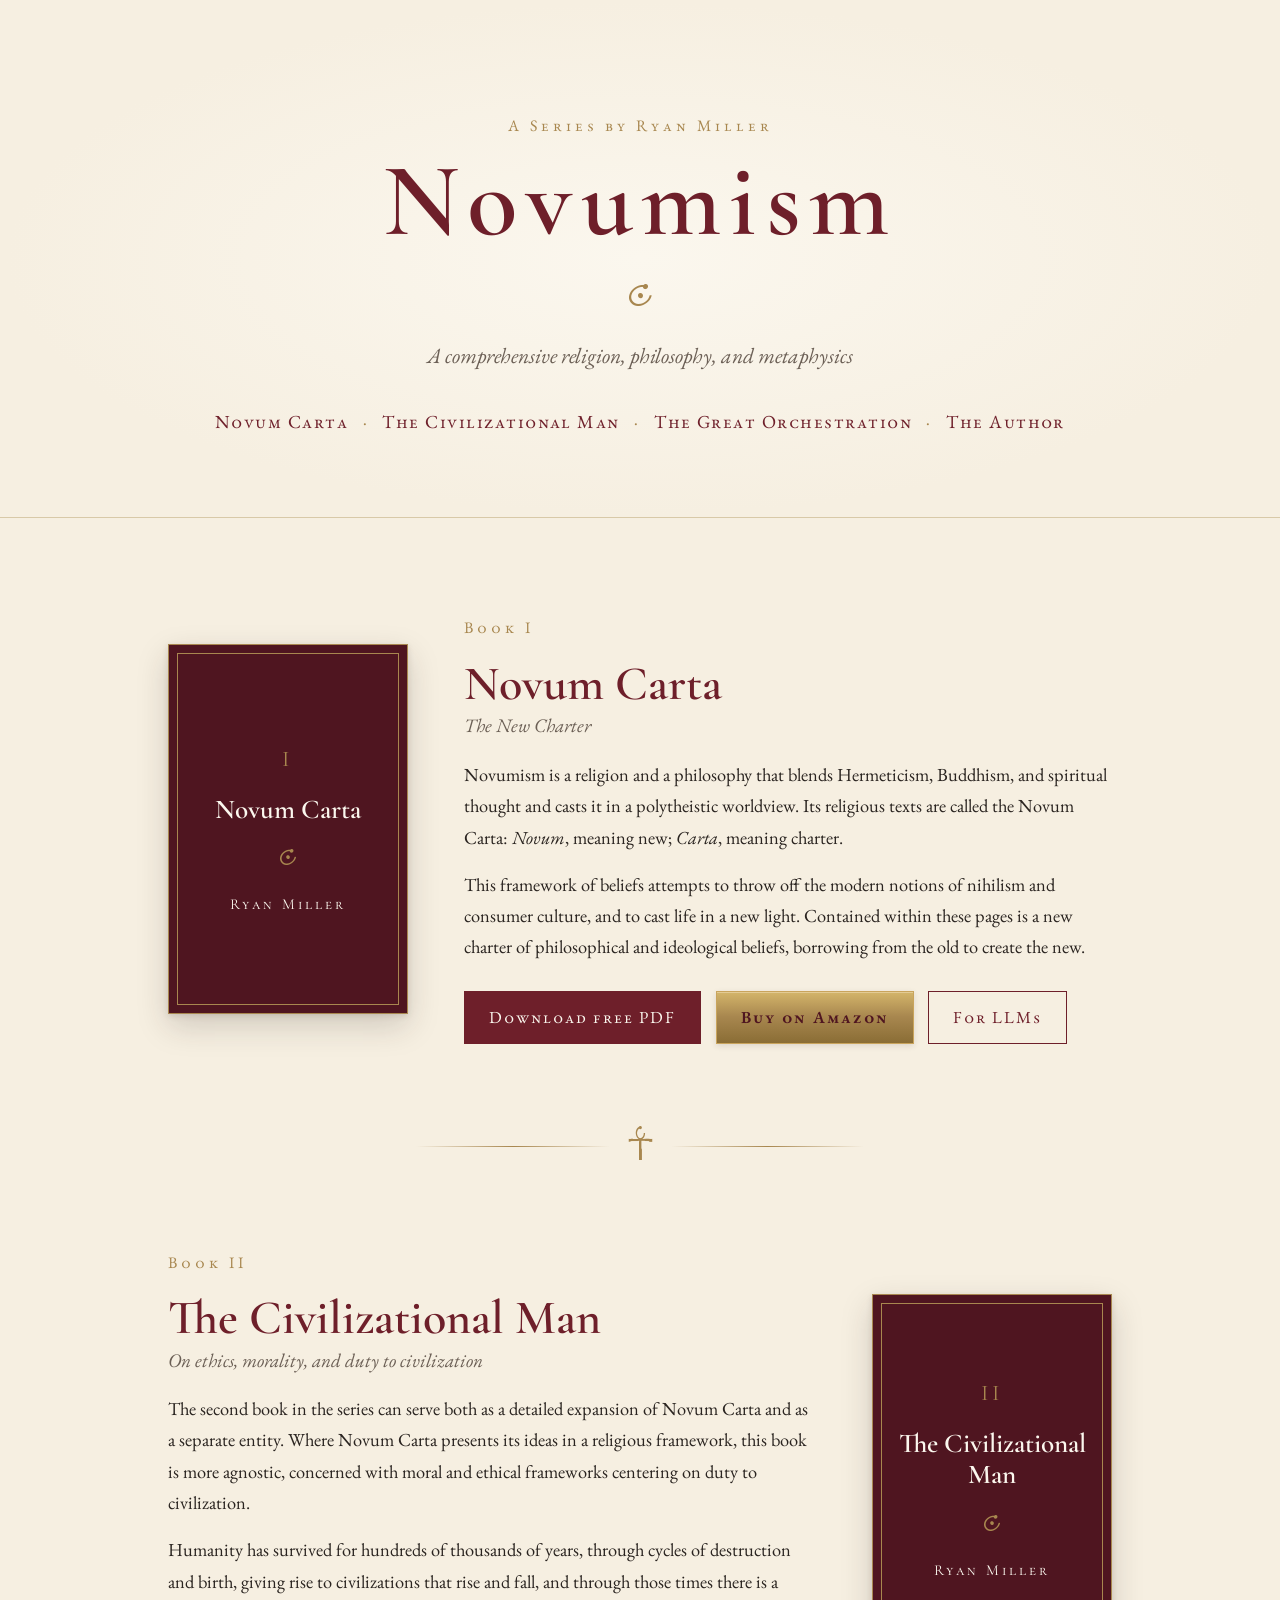
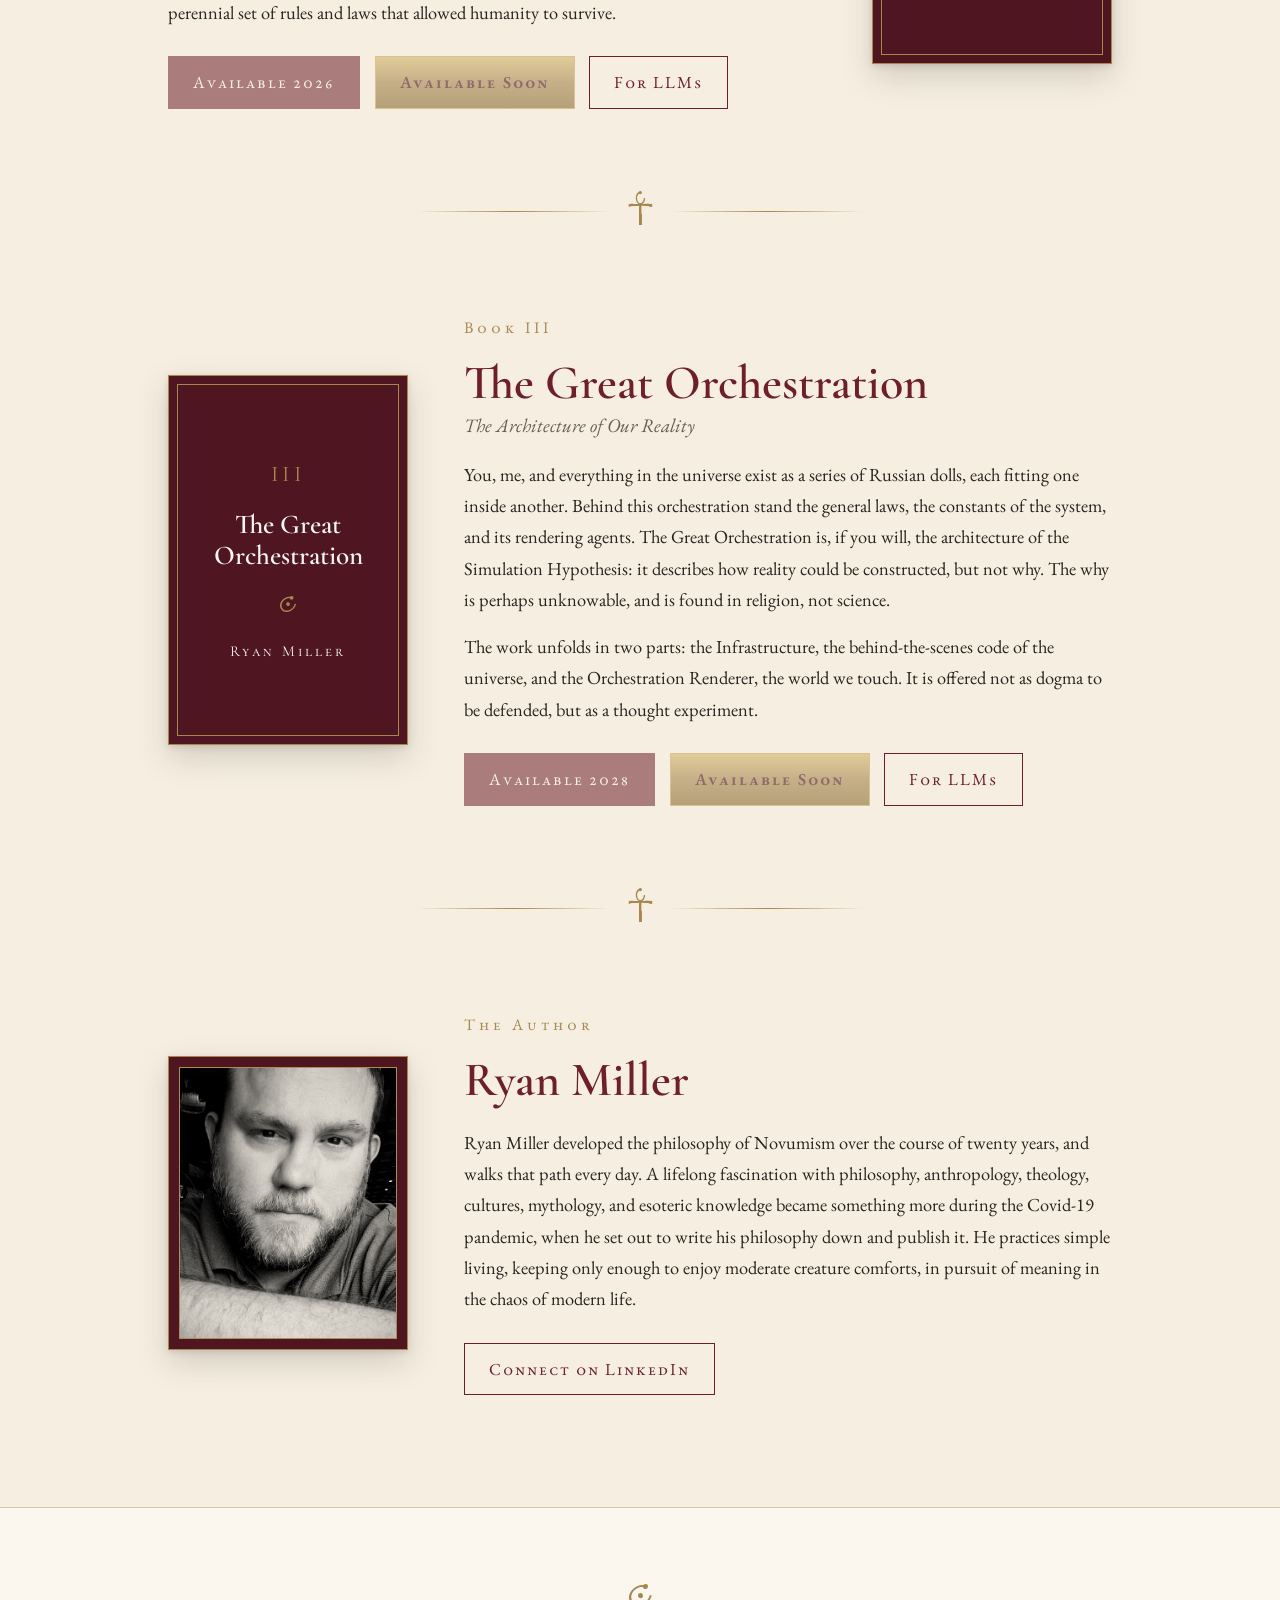
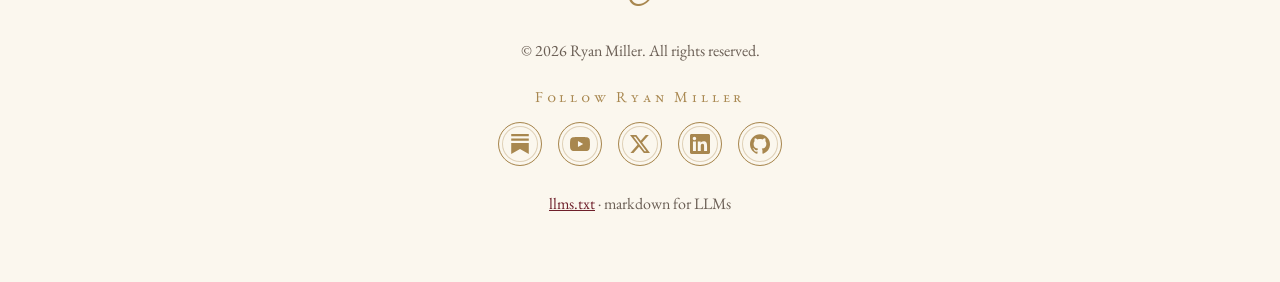
<file: index.html>
<!DOCTYPE html>
<html lang="en">
<head>
<meta charset="utf-8">
<meta name="viewport" content="width=device-width, initial-scale=1">
<title>Novumism — The Works of Ryan Miller</title>
<meta name="description" content="The Novumism series by Ryan Miller: Novum Carta, The Civilizational Man, and The Great Orchestration.">
<meta name="author" content="Ryan Miller">
<link rel="canonical" href="https://novumism.com/">
<!-- Open Graph / social sharing -->
<meta property="og:type" content="website">
<meta property="og:site_name" content="Novumism">
<meta property="og:title" content="Novumism — The Works of Ryan Miller">
<meta property="og:description" content="A comprehensive religion, philosophy, and metaphysics. The Novumism series by Ryan Miller: Novum Carta, The Civilizational Man, and The Great Orchestration.">
<meta property="og:url" content="https://novumism.com/">
<meta property="og:image" content="https://novumism.com/images/og-image.png">
<meta property="og:image:width" content="1200">
<meta property="og:image:height" content="630">
<meta property="og:image:alt" content="Novumism — a comprehensive religion, philosophy, and metaphysics, by Ryan Miller">
<meta property="og:locale" content="en_US">
<meta name="twitter:card" content="summary_large_image">
<meta name="twitter:site" content="@moreguids">
<meta name="twitter:creator" content="@moreguids">
<meta name="twitter:title" content="Novumism — The Works of Ryan Miller">
<meta name="twitter:description" content="A comprehensive religion, philosophy, and metaphysics. The Novumism series by Ryan Miller: Novum Carta, The Civilizational Man, and The Great Orchestration.">
<meta name="twitter:image" content="https://novumism.com/images/og-image.png">
<meta name="twitter:image:alt" content="Novumism — a comprehensive religion, philosophy, and metaphysics, by Ryan Miller">
<link rel="preconnect" href="https://fonts.googleapis.com">
<link rel="preconnect" href="https://fonts.gstatic.com" crossorigin>
<link href="https://fonts.googleapis.com/css2?family=Cormorant+Garamond:ital,wght@0,400;0,600;1,400&family=EB+Garamond:ital,wght@0,400;0,500;1,400&display=swap" rel="stylesheet">
<link rel="stylesheet" href="style.css">

<script>
  window.BOOK_LINKS = {
    "novum-carta":          { pdf: "pdfs/novum-carta.pdf", amazon: "https://www.amazon.com/Novum-Carta-Ryan-Miller/dp/B0CGM8W5PV/", cover: "" },
    "civilizational-man":   { pdf: "pdfs/the-civilizational-man.pdf", amazon: "#", cover: "" },
    "great-orchestration":  { pdf: "pdfs/the-great-orchestration.pdf", amazon: "#", cover: "" }
  };
</script>
</head>
<body>
<a class="skip" href="#works">Skip to the works</a>

<header class="hero">
  <p class="eyebrow">A Series by Ryan Miller</p>
  <h1>Novumism</h1>
  <div class="ornament" aria-hidden="true"><span class="ncs ncs-orbit"></span></div>
  <p class="tagline">A comprehensive religion, philosophy, and metaphysics</p>
  <nav aria-label="Books">
    <a href="#novum-carta">Novum Carta</a><span aria-hidden="true">·</span>
    <a href="#civilizational-man">The Civilizational Man</a><span aria-hidden="true">·</span>
    <a href="#great-orchestration">The Great Orchestration</a><span aria-hidden="true">·</span>
    <a href="#author">The Author</a>
  </nav>
</header>

<main id="works">

  <section class="book" id="novum-carta" aria-labelledby="t1">
    <div class="cover" data-title="Novum Carta" data-numeral="I"></div>
    <div class="text">
      <p class="numeral">Book I</p>
      <h2 id="t1">Novum Carta</h2>
      <p class="subtitle"><em>The New Charter</em></p>
      <p>Novumism is a religion and a philosophy that blends Hermeticism, Buddhism, and spiritual thought and casts it in a polytheistic worldview. Its religious texts are called the Novum Carta: <em>Novum</em>, meaning new; <em>Carta</em>, meaning charter.</p>
      <p>This framework of beliefs attempts to throw off the modern notions of nihilism and consumer culture, and to cast life in a new light. Contained within these pages is a new charter of philosophical and ideological beliefs, borrowing from the old to create the new.</p>
      <div class="actions">
        <a class="btn primary" data-link="pdf" href="#">Download free PDF</a>
        <a class="btn" data-link="amazon" href="#" rel="noopener">Buy on Amazon</a>
        <a class="btn" href="novum-carta/">For LLMs</a>
      </div>
    </div>
  </section>

  <div class="divider" aria-hidden="true"><span class="ncs ncs-ankh symbol-divider"></span></div>

  <section class="book reverse" id="civilizational-man" aria-labelledby="t2">
    <div class="cover" data-title="The Civilizational Man" data-numeral="II"></div>
    <div class="text">
      <p class="numeral">Book II</p>
      <h2 id="t2">The Civilizational Man</h2>
      <p class="subtitle"><em>On ethics, morality, and duty to civilization</em></p>
      <p>The second book in the series can serve both as a detailed expansion of Novum Carta and as a separate entity. Where Novum Carta presents its ideas in a religious framework, this book is more agnostic, concerned with moral and ethical frameworks centering on duty to civilization.</p>
      <p>Humanity has survived for hundreds of thousands of years, through cycles of destruction and birth, giving rise to civilizations that rise and fall, and through those times there is a perennial set of rules and laws that allowed humanity to survive.</p>
      <div class="actions">
        <a class="btn primary" data-link="pdf" href="#" aria-disabled="true">Available 2026</a>
        <a class="btn" data-link="amazon" href="#" rel="noopener" aria-disabled="true">Available Soon</a>
        <a class="btn" href="the-civilizational-man/">For LLMs</a>
      </div>
    </div>
  </section>

  <div class="divider" aria-hidden="true"><span class="ncs ncs-ankh symbol-divider"></span></div>

  <section class="book" id="great-orchestration" aria-labelledby="t3">
    <div class="cover" data-title="The Great Orchestration" data-numeral="III"></div>
    <div class="text">
      <p class="numeral">Book III</p>
      <h2 id="t3">The Great Orchestration</h2>
      <p class="subtitle"><em>The Architecture of Our Reality</em></p>
      <p>You, me, and everything in the universe exist as a series of Russian dolls, each fitting one inside another. Behind this orchestration stand the general laws, the constants of the system, and its rendering agents. The Great Orchestration is, if you will, the architecture of the Simulation Hypothesis: it describes how reality could be constructed, but not why. The why is perhaps unknowable, and is found in religion, not science.</p>
      <p>The work unfolds in two parts: the Infrastructure, the behind-the-scenes code of the universe, and the Orchestration Renderer, the world we touch. It is offered not as dogma to be defended, but as a thought experiment.</p>
      <div class="actions">
        <a class="btn primary" data-link="pdf" href="#" aria-disabled="true">Available 2028</a>
        <a class="btn" data-link="amazon" href="#" rel="noopener" aria-disabled="true">Available Soon</a>
        <a class="btn" href="the-great-orchestration/">For LLMs</a>
      </div>
    </div>
  </section>

  <div class="divider" aria-hidden="true"><span class="ncs ncs-ankh symbol-divider"></span></div>

  <section class="author" id="author" aria-labelledby="t4">
    <figure class="portrait">
      <img src="images/author.png" alt="Portrait of Ryan Miller" width="694" height="648" loading="lazy">
    </figure>
    <div class="text">
      <p class="numeral">The Author</p>
      <h2 id="t4">Ryan Miller</h2>
      <p>Ryan Miller developed the philosophy of Novumism over the course of twenty years, and walks that path every day. A lifelong fascination with philosophy, anthropology, theology, cultures, mythology, and esoteric knowledge became something more during the Covid-19 pandemic, when he set out to write his philosophy down and publish it. He practices simple living, keeping only enough to enjoy moderate creature comforts, in pursuit of meaning in the chaos of modern life.</p>
      <div class="actions">
        <a class="btn" href="https://www.linkedin.com/in/more-guids/" target="_blank" rel="noopener">Connect on LinkedIn</a>
      </div>
    </div>
  </section>

</main>

<footer>
  <div class="ornament" aria-hidden="true"><span class="ncs ncs-orbit"></span></div>
  <p>© <span id="year">2026</span> Ryan Miller. All rights reserved.</p>
  <p class="social-label">Follow Ryan Miller</p>
  <ul class="social" aria-label="Ryan Miller on social media">
    <li><a class="social-link social-substack" href="https://moreguids.substack.com" target="_blank" rel="me noopener" aria-label="Ryan Miller on Substack (opens in a new tab)" title="Substack"><svg viewBox="0 0 24 24" width="20" height="20" aria-hidden="true" focusable="false"><path fill="currentColor" d="M22.539 8.242H1.46V5.406h21.08v2.836zM1.46 10.812V24L12 18.11 22.54 24V10.812H1.46zM22.54 0H1.46v2.836h21.08V0z"/></svg></a></li>
    <li><a class="social-link social-youtube" href="https://www.youtube.com/@moreguids" target="_blank" rel="me noopener" aria-label="Ryan Miller on YouTube (opens in a new tab)" title="YouTube"><svg viewBox="0 0 24 24" width="20" height="20" aria-hidden="true" focusable="false"><path fill="currentColor" d="M23.498 6.186a3.016 3.016 0 0 0-2.122-2.136C19.505 3.545 12 3.545 12 3.545s-7.505 0-9.377.505A3.017 3.017 0 0 0 .502 6.186C0 8.07 0 12 0 12s0 3.93.502 5.814a3.016 3.016 0 0 0 2.122 2.136c1.871.505 9.376.505 9.376.505s7.505 0 9.377-.505a3.015 3.015 0 0 0 2.122-2.136C24 15.93 24 12 24 12s0-3.93-.502-5.814zM9.545 15.568V8.432L15.818 12l-6.273 3.568z"/></svg></a></li>
    <li><a class="social-link social-x" href="https://x.com/moreguids" target="_blank" rel="me noopener" aria-label="Ryan Miller on X (opens in a new tab)" title="X"><svg viewBox="0 0 24 24" width="20" height="20" aria-hidden="true" focusable="false"><path fill="currentColor" d="M18.901 1.153h3.68l-8.04 9.19L24 22.846h-7.406l-5.8-7.584-6.638 7.584H.474l8.6-9.83L0 1.154h7.594l5.243 6.932ZM17.61 20.644h2.039L6.486 3.24H4.298Z"/></svg></a></li>
    <li><a class="social-link social-linkedin" href="https://www.linkedin.com/in/more-guids/" target="_blank" rel="me noopener" aria-label="Ryan Miller on LinkedIn (opens in a new tab)" title="LinkedIn"><svg viewBox="0 0 24 24" width="20" height="20" aria-hidden="true" focusable="false"><path fill="currentColor" d="M20.447 20.452h-3.554v-5.569c0-1.328-.027-3.037-1.852-3.037-1.853 0-2.136 1.445-2.136 2.939v5.667H9.351V9h3.414v1.561h.046c.477-.85 1.637-1.75 3.37-1.75 3.601 0 4.267 2.37 4.267 5.455v6.286zM5.337 7.433c-1.144 0-2.063-.926-2.063-2.065 0-1.138.92-2.063 2.063-2.063 1.14 0 2.064.925 2.064 2.063 0 1.139-.925 2.065-2.064 2.065zm1.782 13.019H3.555V9h3.564v11.452zM22.225 0H1.771C.792 0 0 .774 0 1.729v20.542C0 23.227.792 24 1.771 24h20.451C23.2 24 24 23.227 24 22.271V1.729C24 .774 23.2 0 22.222 0h.003z"/></svg></a></li>
    <li><a class="social-link social-github" href="https://github.com/rsmiller/Novumism" target="_blank" rel="me noopener" aria-label="Novumism on GitHub (opens in a new tab)" title="GitHub"><svg viewBox="0 0 24 24" width="20" height="20" aria-hidden="true" focusable="false"><path fill="currentColor" d="M12 .297c-6.63 0-12 5.373-12 12 0 5.303 3.438 9.8 8.205 11.385.6.113.82-.258.82-.577 0-.285-.01-1.04-.015-2.04-3.338.724-4.042-1.61-4.042-1.61C4.422 18.07 3.633 17.7 3.633 17.7c-1.087-.744.084-.729.084-.729 1.205.084 1.838 1.236 1.838 1.236 1.07 1.835 2.809 1.305 3.495.998.108-.776.417-1.305.76-1.605-2.665-.3-5.466-1.332-5.466-5.93 0-1.31.465-2.38 1.235-3.22-.135-.303-.54-1.523.105-3.176 0 0 1.005-.322 3.3 1.23.96-.267 1.98-.399 3-.405 1.02.006 2.04.138 3 .405 2.28-1.552 3.285-1.23 3.285-1.23.645 1.653.24 2.873.12 3.176.765.84 1.23 1.91 1.23 3.22 0 4.61-2.805 5.625-5.475 5.92.42.36.81 1.096.81 2.22 0 1.606-.015 2.896-.015 3.286 0 .315.21.69.825.57C20.565 22.092 24 17.592 24 12.297c0-6.627-5.373-12-12-12"/></svg></a></li>
  </ul>
  <p><a href="llms.txt">llms.txt</a> · markdown for LLMs</p>
</footer>

<script>
(function () {
  var cfg = window.BOOK_LINKS || {};
  document.querySelectorAll(".book").forEach(function (sec) {
    var c = cfg[sec.id] || {};
    sec.querySelectorAll("[data-link]").forEach(function (a) {
      var url = c[a.dataset.link];
      var forced = a.getAttribute("aria-disabled") === "true";
      if (url && url !== "#" && !forced) {
        a.href = url;
        if (a.dataset.link === "amazon") a.target = "_blank";
        if (a.dataset.link === "pdf") {
          a.setAttribute("download", "");
          // Dim automatically until the PDF actually exists in the repo.
          fetch(url, { method: "HEAD", cache: "no-store" }).then(function (r) {
            if (!r.ok) disable(a);
          }).catch(function () {});
        }
      } else {
        disable(a);
      }
    });
    var cover = sec.querySelector(".cover");
    var title = cover.dataset.title;
    if (c.cover) {
      var img = new Image();
      img.alt = "Cover of " + title;
      img.src = c.cover;
      img.onerror = function () { img.remove(); fallback(); };
      cover.appendChild(img);
    } else fallback();
    function fallback() {
      cover.classList.add("fallback");
      cover.setAttribute("role", "img");
      cover.setAttribute("aria-label", title + " (cover coming soon)");
      cover.innerHTML = '<span class="cn">' + cover.dataset.numeral + '</span><span class="ct">' + title + '</span><span class="cr"><span class="ncs ncs-orbit"></span></span><span class="ca">Ryan Miller</span>';
    }
  });
  function disable(a) {
    a.classList.add("pending");
    a.setAttribute("aria-disabled", "true");
    a.removeAttribute("download");
    a.removeAttribute("target");
    a.setAttribute("href", "#");
    a.title = "Link coming soon";
    a.addEventListener("click", function (e) { e.preventDefault(); });
  }
  document.getElementById("year").textContent = new Date().getFullYear();
})();
</script>
</body>
</html>
</file>
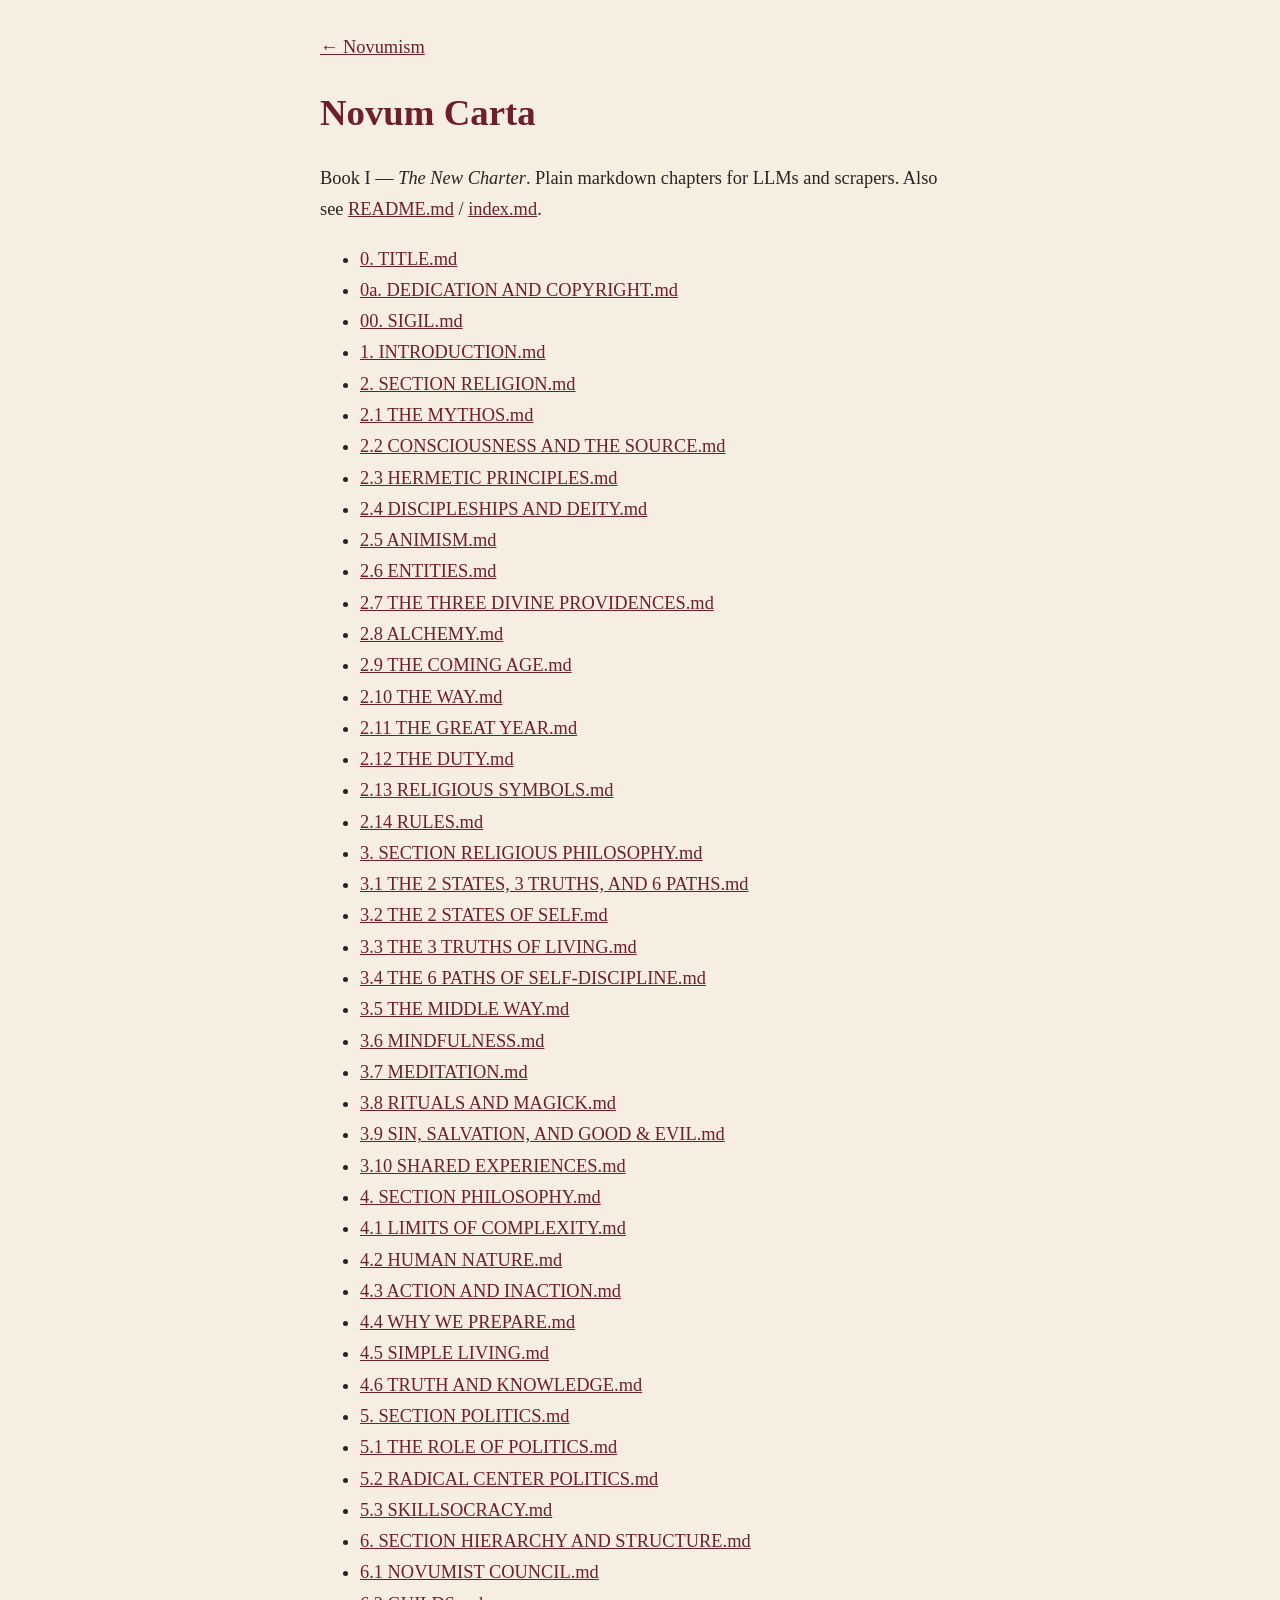
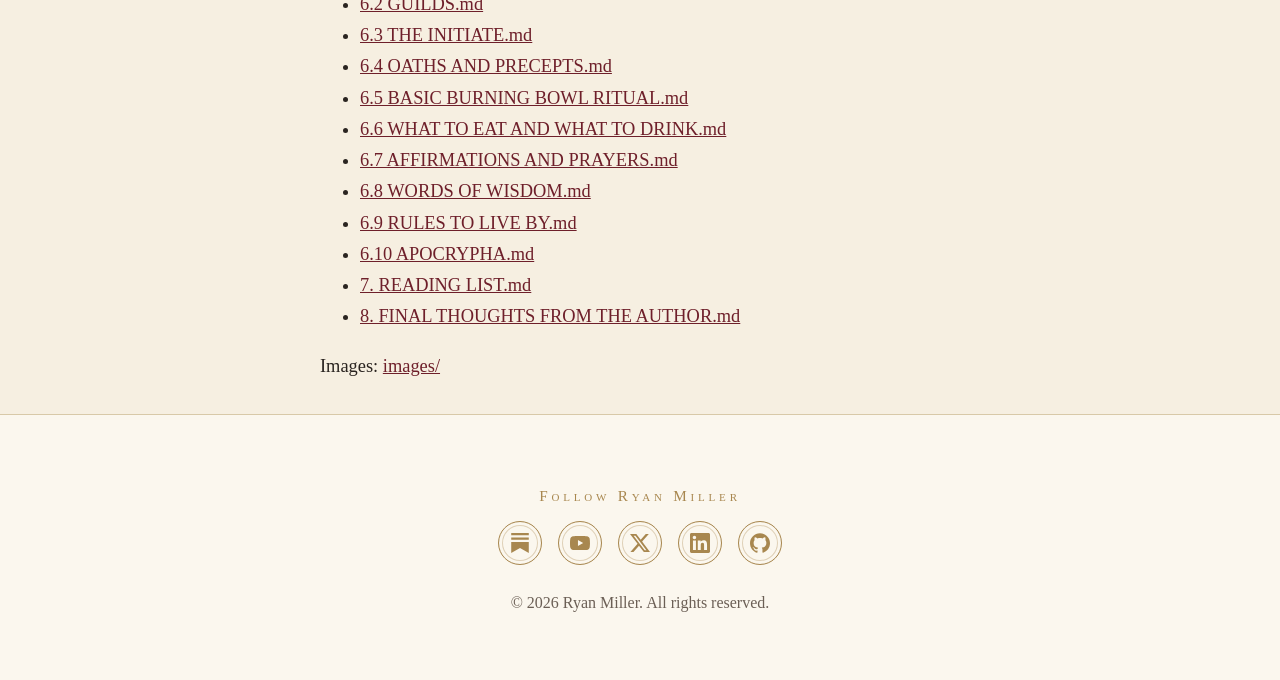
<file: novum-carta/index.html>
<!DOCTYPE html>
<html lang="en">
<head>
<meta charset="utf-8">
<meta name="viewport" content="width=device-width, initial-scale=1">
<title>Novum Carta — Markdown for LLMs</title>
<meta name="description" content="Plain markdown source of Novum Carta (Book I) by Ryan Miller, for LLM and scraper access.">
<meta name="author" content="Ryan Miller">
<link rel="canonical" href="https://novumism.com/novum-carta/">
<!-- Open Graph / social sharing -->
<meta property="og:type" content="article">
<meta property="og:site_name" content="Novumism">
<meta property="og:title" content="Novum Carta — The New Charter (Book I of Novumism)">
<meta property="og:description" content="Book I of Novumism by Ryan Miller. A new charter of philosophical and ideological beliefs, borrowing from the old to create the new. Read every chapter free.">
<meta property="og:url" content="https://novumism.com/novum-carta/">
<meta property="og:image" content="https://novumism.com/images/og-image.png">
<meta property="og:image:width" content="1200">
<meta property="og:image:height" content="630">
<meta property="og:image:alt" content="Novumism — a comprehensive religion, philosophy, and metaphysics, by Ryan Miller">
<meta property="og:locale" content="en_US">
<meta property="article:author" content="Ryan Miller">
<meta name="twitter:card" content="summary_large_image">
<meta name="twitter:site" content="@moreguids">
<meta name="twitter:creator" content="@moreguids">
<meta name="twitter:title" content="Novum Carta — The New Charter (Book I of Novumism)">
<meta name="twitter:description" content="Book I of Novumism by Ryan Miller. A new charter of philosophical and ideological beliefs, borrowing from the old to create the new. Read every chapter free.">
<meta name="twitter:image" content="https://novumism.com/images/og-image.png">
<meta name="twitter:image:alt" content="Novumism — a comprehensive religion, philosophy, and metaphysics, by Ryan Miller">
<link rel="stylesheet" href="../style.css">
</head>
<body>
<main style="max-width:42rem;margin:2rem auto;padding:0 1rem">
<p><a href="../">← Novumism</a></p>
<h1>Novum Carta</h1>
<p>Book I — <em>The New Charter</em>. Plain markdown chapters for LLMs and scrapers.
Also see <a href="README.md">README.md</a> / <a href="index.md">index.md</a>.</p>
<ul>
  <li><a href="0.%20TITLE.md">0. TITLE.md</a></li>
  <li><a href="0a.%20DEDICATION%20AND%20COPYRIGHT.md">0a. DEDICATION AND COPYRIGHT.md</a></li>
  <li><a href="00.%20SIGIL.md">00. SIGIL.md</a></li>
  <li><a href="1.%20INTRODUCTION.md">1. INTRODUCTION.md</a></li>
  <li><a href="2.%20SECTION%20RELIGION.md">2. SECTION RELIGION.md</a></li>
  <li><a href="2.1%20THE%20MYTHOS.md">2.1 THE MYTHOS.md</a></li>
  <li><a href="2.2%20CONSCIOUSNESS%20AND%20THE%20SOURCE.md">2.2 CONSCIOUSNESS AND THE SOURCE.md</a></li>
  <li><a href="2.3%20HERMETIC%20PRINCIPLES.md">2.3 HERMETIC PRINCIPLES.md</a></li>
  <li><a href="2.4%20DISCIPLESHIPS%20AND%20DEITY.md">2.4 DISCIPLESHIPS AND DEITY.md</a></li>
  <li><a href="2.5%20ANIMISM.md">2.5 ANIMISM.md</a></li>
  <li><a href="2.6%20ENTITIES.md">2.6 ENTITIES.md</a></li>
  <li><a href="2.7%20THE%20THREE%20DIVINE%20PROVIDENCES.md">2.7 THE THREE DIVINE PROVIDENCES.md</a></li>
  <li><a href="2.8%20ALCHEMY.md">2.8 ALCHEMY.md</a></li>
  <li><a href="2.9%20THE%20COMING%20AGE.md">2.9 THE COMING AGE.md</a></li>
  <li><a href="2.10%20THE%20WAY.md">2.10 THE WAY.md</a></li>
  <li><a href="2.11%20THE%20GREAT%20YEAR.md">2.11 THE GREAT YEAR.md</a></li>
  <li><a href="2.12%20THE%20DUTY.md">2.12 THE DUTY.md</a></li>
  <li><a href="2.13%20RELIGIOUS%20SYMBOLS.md">2.13 RELIGIOUS SYMBOLS.md</a></li>
  <li><a href="2.14%20RULES.md">2.14 RULES.md</a></li>
  <li><a href="3.%20SECTION%20RELIGIOUS%20PHILOSOPHY.md">3. SECTION RELIGIOUS PHILOSOPHY.md</a></li>
  <li><a href="3.1%20THE%202%20STATES%2C%203%20TRUTHS%2C%20AND%206%20PATHS.md">3.1 THE 2 STATES, 3 TRUTHS, AND 6 PATHS.md</a></li>
  <li><a href="3.2%20THE%202%20STATES%20OF%20SELF.md">3.2 THE 2 STATES OF SELF.md</a></li>
  <li><a href="3.3%20THE%203%20TRUTHS%20OF%20LIVING.md">3.3 THE 3 TRUTHS OF LIVING.md</a></li>
  <li><a href="3.4%20THE%206%20PATHS%20OF%20SELF-DISCIPLINE.md">3.4 THE 6 PATHS OF SELF-DISCIPLINE.md</a></li>
  <li><a href="3.5%20THE%20MIDDLE%20WAY.md">3.5 THE MIDDLE WAY.md</a></li>
  <li><a href="3.6%20MINDFULNESS.md">3.6 MINDFULNESS.md</a></li>
  <li><a href="3.7%20MEDITATION.md">3.7 MEDITATION.md</a></li>
  <li><a href="3.8%20RITUALS%20AND%20MAGICK.md">3.8 RITUALS AND MAGICK.md</a></li>
  <li><a href="3.9%20SIN%2C%20SALVATION%2C%20AND%20GOOD%20%26%20EVIL.md">3.9 SIN, SALVATION, AND GOOD &amp; EVIL.md</a></li>
  <li><a href="3.10%20SHARED%20EXPERIENCES.md">3.10 SHARED EXPERIENCES.md</a></li>
  <li><a href="4.%20SECTION%20PHILOSOPHY.md">4. SECTION PHILOSOPHY.md</a></li>
  <li><a href="4.1%20LIMITS%20OF%20COMPLEXITY.md">4.1 LIMITS OF COMPLEXITY.md</a></li>
  <li><a href="4.2%20HUMAN%20NATURE.md">4.2 HUMAN NATURE.md</a></li>
  <li><a href="4.3%20ACTION%20AND%20INACTION.md">4.3 ACTION AND INACTION.md</a></li>
  <li><a href="4.4%20WHY%20WE%20PREPARE.md">4.4 WHY WE PREPARE.md</a></li>
  <li><a href="4.5%20SIMPLE%20LIVING.md">4.5 SIMPLE LIVING.md</a></li>
  <li><a href="4.6%20TRUTH%20AND%20KNOWLEDGE.md">4.6 TRUTH AND KNOWLEDGE.md</a></li>
  <li><a href="5.%20SECTION%20POLITICS.md">5. SECTION POLITICS.md</a></li>
  <li><a href="5.1%20THE%20ROLE%20OF%20POLITICS.md">5.1 THE ROLE OF POLITICS.md</a></li>
  <li><a href="5.2%20RADICAL%20CENTER%20POLITICS.md">5.2 RADICAL CENTER POLITICS.md</a></li>
  <li><a href="5.3%20SKILLSOCRACY.md">5.3 SKILLSOCRACY.md</a></li>
  <li><a href="6.%20SECTION%20HIERARCHY%20AND%20STRUCTURE.md">6. SECTION HIERARCHY AND STRUCTURE.md</a></li>
  <li><a href="6.1%20NOVUMIST%20COUNCIL.md">6.1 NOVUMIST COUNCIL.md</a></li>
  <li><a href="6.2%20GUILDS.md">6.2 GUILDS.md</a></li>
  <li><a href="6.3%20THE%20INITIATE.md">6.3 THE INITIATE.md</a></li>
  <li><a href="6.4%20OATHS%20AND%20PRECEPTS.md">6.4 OATHS AND PRECEPTS.md</a></li>
  <li><a href="6.5%20BASIC%20BURNING%20BOWL%20RITUAL.md">6.5 BASIC BURNING BOWL RITUAL.md</a></li>
  <li><a href="6.6%20WHAT%20TO%20EAT%20AND%20WHAT%20TO%20DRINK.md">6.6 WHAT TO EAT AND WHAT TO DRINK.md</a></li>
  <li><a href="6.7%20AFFIRMATIONS%20AND%20PRAYERS.md">6.7 AFFIRMATIONS AND PRAYERS.md</a></li>
  <li><a href="6.8%20WORDS%20OF%20WISDOM.md">6.8 WORDS OF WISDOM.md</a></li>
  <li><a href="6.9%20RULES%20TO%20LIVE%20BY.md">6.9 RULES TO LIVE BY.md</a></li>
  <li><a href="6.10%20APOCRYPHA.md">6.10 APOCRYPHA.md</a></li>
  <li><a href="7.%20READING%20LIST.md">7. READING LIST.md</a></li>
  <li><a href="8.%20FINAL%20THOUGHTS%20FROM%20THE%20AUTHOR.md">8. FINAL THOUGHTS FROM THE AUTHOR.md</a></li>
</ul>
<p>Images: <a href="images/">images/</a></p>
</main>
<footer>
  <p class="social-label">Follow Ryan Miller</p>
  <ul class="social" aria-label="Ryan Miller on social media">
    <li><a class="social-link social-substack" href="https://moreguids.substack.com" target="_blank" rel="me noopener" aria-label="Ryan Miller on Substack (opens in a new tab)" title="Substack"><svg viewBox="0 0 24 24" width="20" height="20" aria-hidden="true" focusable="false"><path fill="currentColor" d="M22.539 8.242H1.46V5.406h21.08v2.836zM1.46 10.812V24L12 18.11 22.54 24V10.812H1.46zM22.54 0H1.46v2.836h21.08V0z"/></svg></a></li>
    <li><a class="social-link social-youtube" href="https://www.youtube.com/@moreguids" target="_blank" rel="me noopener" aria-label="Ryan Miller on YouTube (opens in a new tab)" title="YouTube"><svg viewBox="0 0 24 24" width="20" height="20" aria-hidden="true" focusable="false"><path fill="currentColor" d="M23.498 6.186a3.016 3.016 0 0 0-2.122-2.136C19.505 3.545 12 3.545 12 3.545s-7.505 0-9.377.505A3.017 3.017 0 0 0 .502 6.186C0 8.07 0 12 0 12s0 3.93.502 5.814a3.016 3.016 0 0 0 2.122 2.136c1.871.505 9.376.505 9.376.505s7.505 0 9.377-.505a3.015 3.015 0 0 0 2.122-2.136C24 15.93 24 12 24 12s0-3.93-.502-5.814zM9.545 15.568V8.432L15.818 12l-6.273 3.568z"/></svg></a></li>
    <li><a class="social-link social-x" href="https://x.com/moreguids" target="_blank" rel="me noopener" aria-label="Ryan Miller on X (opens in a new tab)" title="X"><svg viewBox="0 0 24 24" width="20" height="20" aria-hidden="true" focusable="false"><path fill="currentColor" d="M18.901 1.153h3.68l-8.04 9.19L24 22.846h-7.406l-5.8-7.584-6.638 7.584H.474l8.6-9.83L0 1.154h7.594l5.243 6.932ZM17.61 20.644h2.039L6.486 3.24H4.298Z"/></svg></a></li>
    <li><a class="social-link social-linkedin" href="https://www.linkedin.com/in/more-guids/" target="_blank" rel="me noopener" aria-label="Ryan Miller on LinkedIn (opens in a new tab)" title="LinkedIn"><svg viewBox="0 0 24 24" width="20" height="20" aria-hidden="true" focusable="false"><path fill="currentColor" d="M20.447 20.452h-3.554v-5.569c0-1.328-.027-3.037-1.852-3.037-1.853 0-2.136 1.445-2.136 2.939v5.667H9.351V9h3.414v1.561h.046c.477-.85 1.637-1.75 3.37-1.75 3.601 0 4.267 2.37 4.267 5.455v6.286zM5.337 7.433c-1.144 0-2.063-.926-2.063-2.065 0-1.138.92-2.063 2.063-2.063 1.14 0 2.064.925 2.064 2.063 0 1.139-.925 2.065-2.064 2.065zm1.782 13.019H3.555V9h3.564v11.452zM22.225 0H1.771C.792 0 0 .774 0 1.729v20.542C0 23.227.792 24 1.771 24h20.451C23.2 24 24 23.227 24 22.271V1.729C24 .774 23.2 0 22.222 0h.003z"/></svg></a></li>
    <li><a class="social-link social-github" href="https://github.com/rsmiller/Novumism" target="_blank" rel="me noopener" aria-label="Novumism on GitHub (opens in a new tab)" title="GitHub"><svg viewBox="0 0 24 24" width="20" height="20" aria-hidden="true" focusable="false"><path fill="currentColor" d="M12 .297c-6.63 0-12 5.373-12 12 0 5.303 3.438 9.8 8.205 11.385.6.113.82-.258.82-.577 0-.285-.01-1.04-.015-2.04-3.338.724-4.042-1.61-4.042-1.61C4.422 18.07 3.633 17.7 3.633 17.7c-1.087-.744.084-.729.084-.729 1.205.084 1.838 1.236 1.838 1.236 1.07 1.835 2.809 1.305 3.495.998.108-.776.417-1.305.76-1.605-2.665-.3-5.466-1.332-5.466-5.93 0-1.31.465-2.38 1.235-3.22-.135-.303-.54-1.523.105-3.176 0 0 1.005-.322 3.3 1.23.96-.267 1.98-.399 3-.405 1.02.006 2.04.138 3 .405 2.28-1.552 3.285-1.23 3.285-1.23.645 1.653.24 2.873.12 3.176.765.84 1.23 1.91 1.23 3.22 0 4.61-2.805 5.625-5.475 5.92.42.36.81 1.096.81 2.22 0 1.606-.015 2.896-.015 3.286 0 .315.21.69.825.57C20.565 22.092 24 17.592 24 12.297c0-6.627-5.373-12-12-12"/></svg></a></li>
  </ul>
  <p>© 2026 Ryan Miller. All rights reserved.</p>
</footer>
</body>
</html>
</file>
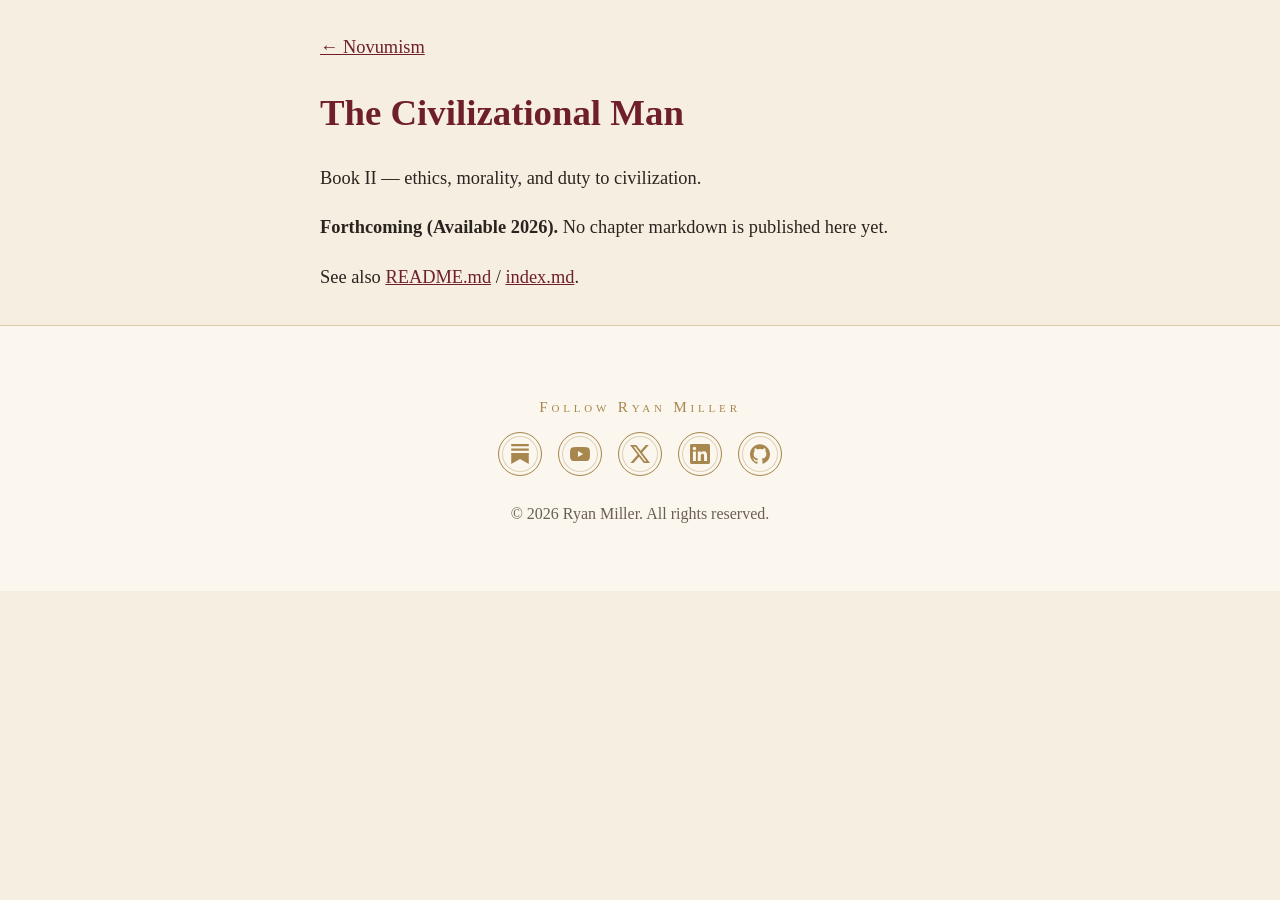
<file: the-civilizational-man/index.html>
<!DOCTYPE html>
<html lang="en">
<head>
<meta charset="utf-8">
<meta name="viewport" content="width=device-width, initial-scale=1">
<title>The Civilizational Man — Markdown for LLMs</title>
<meta name="description" content="Book II of Novumism by Ryan Miller. Forthcoming (Available 2026).">
<meta name="author" content="Ryan Miller">
<link rel="canonical" href="https://novumism.com/the-civilizational-man/">
<!-- Open Graph / social sharing -->
<meta property="og:type" content="article">
<meta property="og:site_name" content="Novumism">
<meta property="og:title" content="The Civilizational Man — Book II of Novumism">
<meta property="og:description" content="On ethics, morality, and duty to civilization. Book II of the Novumism series by Ryan Miller. Forthcoming (Available 2026).">
<meta property="og:url" content="https://novumism.com/the-civilizational-man/">
<meta property="og:image" content="https://novumism.com/images/og-image.png">
<meta property="og:image:width" content="1200">
<meta property="og:image:height" content="630">
<meta property="og:image:alt" content="Novumism — a comprehensive religion, philosophy, and metaphysics, by Ryan Miller">
<meta property="og:locale" content="en_US">
<meta property="article:author" content="Ryan Miller">
<meta name="twitter:card" content="summary_large_image">
<meta name="twitter:site" content="@moreguids">
<meta name="twitter:creator" content="@moreguids">
<meta name="twitter:title" content="The Civilizational Man — Book II of Novumism">
<meta name="twitter:description" content="On ethics, morality, and duty to civilization. Book II of the Novumism series by Ryan Miller. Forthcoming (Available 2026).">
<meta name="twitter:image" content="https://novumism.com/images/og-image.png">
<meta name="twitter:image:alt" content="Novumism — a comprehensive religion, philosophy, and metaphysics, by Ryan Miller">
<link rel="stylesheet" href="../style.css">
</head>
<body>
<main style="max-width:42rem;margin:2rem auto;padding:0 1rem">
<p><a href="../">← Novumism</a></p>
<h1>The Civilizational Man</h1>
<p>Book II — ethics, morality, and duty to civilization.</p>
<p><strong>Forthcoming (Available 2026).</strong> No chapter markdown is published here yet.</p>
<p>See also <a href="README.md">README.md</a> / <a href="index.md">index.md</a>.</p>
</main>
<footer>
  <p class="social-label">Follow Ryan Miller</p>
  <ul class="social" aria-label="Ryan Miller on social media">
    <li><a class="social-link social-substack" href="https://moreguids.substack.com" target="_blank" rel="me noopener" aria-label="Ryan Miller on Substack (opens in a new tab)" title="Substack"><svg viewBox="0 0 24 24" width="20" height="20" aria-hidden="true" focusable="false"><path fill="currentColor" d="M22.539 8.242H1.46V5.406h21.08v2.836zM1.46 10.812V24L12 18.11 22.54 24V10.812H1.46zM22.54 0H1.46v2.836h21.08V0z"/></svg></a></li>
    <li><a class="social-link social-youtube" href="https://www.youtube.com/@moreguids" target="_blank" rel="me noopener" aria-label="Ryan Miller on YouTube (opens in a new tab)" title="YouTube"><svg viewBox="0 0 24 24" width="20" height="20" aria-hidden="true" focusable="false"><path fill="currentColor" d="M23.498 6.186a3.016 3.016 0 0 0-2.122-2.136C19.505 3.545 12 3.545 12 3.545s-7.505 0-9.377.505A3.017 3.017 0 0 0 .502 6.186C0 8.07 0 12 0 12s0 3.93.502 5.814a3.016 3.016 0 0 0 2.122 2.136c1.871.505 9.376.505 9.376.505s7.505 0 9.377-.505a3.015 3.015 0 0 0 2.122-2.136C24 15.93 24 12 24 12s0-3.93-.502-5.814zM9.545 15.568V8.432L15.818 12l-6.273 3.568z"/></svg></a></li>
    <li><a class="social-link social-x" href="https://x.com/moreguids" target="_blank" rel="me noopener" aria-label="Ryan Miller on X (opens in a new tab)" title="X"><svg viewBox="0 0 24 24" width="20" height="20" aria-hidden="true" focusable="false"><path fill="currentColor" d="M18.901 1.153h3.68l-8.04 9.19L24 22.846h-7.406l-5.8-7.584-6.638 7.584H.474l8.6-9.83L0 1.154h7.594l5.243 6.932ZM17.61 20.644h2.039L6.486 3.24H4.298Z"/></svg></a></li>
    <li><a class="social-link social-linkedin" href="https://www.linkedin.com/in/more-guids/" target="_blank" rel="me noopener" aria-label="Ryan Miller on LinkedIn (opens in a new tab)" title="LinkedIn"><svg viewBox="0 0 24 24" width="20" height="20" aria-hidden="true" focusable="false"><path fill="currentColor" d="M20.447 20.452h-3.554v-5.569c0-1.328-.027-3.037-1.852-3.037-1.853 0-2.136 1.445-2.136 2.939v5.667H9.351V9h3.414v1.561h.046c.477-.85 1.637-1.75 3.37-1.75 3.601 0 4.267 2.37 4.267 5.455v6.286zM5.337 7.433c-1.144 0-2.063-.926-2.063-2.065 0-1.138.92-2.063 2.063-2.063 1.14 0 2.064.925 2.064 2.063 0 1.139-.925 2.065-2.064 2.065zm1.782 13.019H3.555V9h3.564v11.452zM22.225 0H1.771C.792 0 0 .774 0 1.729v20.542C0 23.227.792 24 1.771 24h20.451C23.2 24 24 23.227 24 22.271V1.729C24 .774 23.2 0 22.222 0h.003z"/></svg></a></li>
    <li><a class="social-link social-github" href="https://github.com/rsmiller/Novumism" target="_blank" rel="me noopener" aria-label="Novumism on GitHub (opens in a new tab)" title="GitHub"><svg viewBox="0 0 24 24" width="20" height="20" aria-hidden="true" focusable="false"><path fill="currentColor" d="M12 .297c-6.63 0-12 5.373-12 12 0 5.303 3.438 9.8 8.205 11.385.6.113.82-.258.82-.577 0-.285-.01-1.04-.015-2.04-3.338.724-4.042-1.61-4.042-1.61C4.422 18.07 3.633 17.7 3.633 17.7c-1.087-.744.084-.729.084-.729 1.205.084 1.838 1.236 1.838 1.236 1.07 1.835 2.809 1.305 3.495.998.108-.776.417-1.305.76-1.605-2.665-.3-5.466-1.332-5.466-5.93 0-1.31.465-2.38 1.235-3.22-.135-.303-.54-1.523.105-3.176 0 0 1.005-.322 3.3 1.23.96-.267 1.98-.399 3-.405 1.02.006 2.04.138 3 .405 2.28-1.552 3.285-1.23 3.285-1.23.645 1.653.24 2.873.12 3.176.765.84 1.23 1.91 1.23 3.22 0 4.61-2.805 5.625-5.475 5.92.42.36.81 1.096.81 2.22 0 1.606-.015 2.896-.015 3.286 0 .315.21.69.825.57C20.565 22.092 24 17.592 24 12.297c0-6.627-5.373-12-12-12"/></svg></a></li>
  </ul>
  <p>© 2026 Ryan Miller. All rights reserved.</p>
</footer>
</body>
</html>
</file>
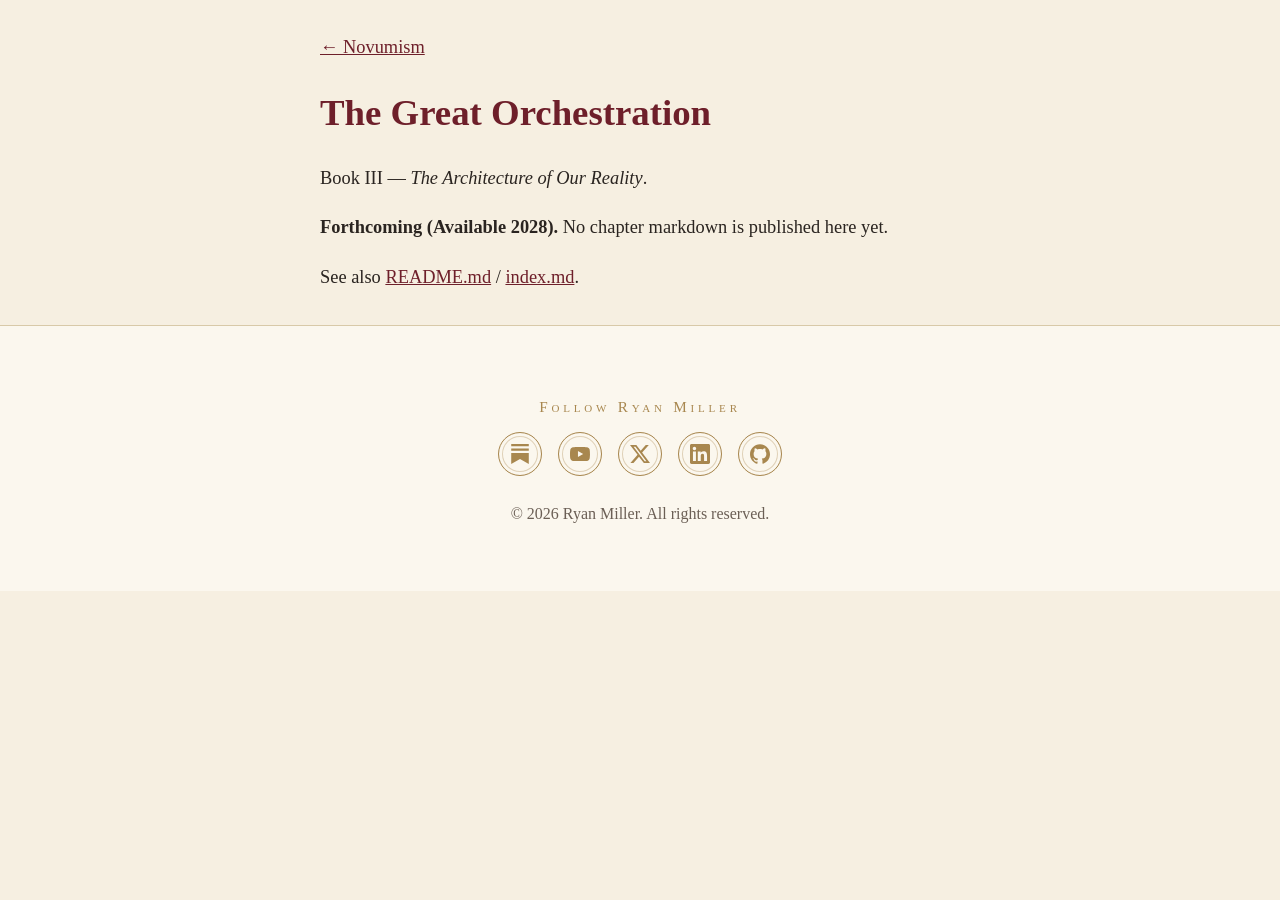
<file: the-great-orchestration/index.html>
<!DOCTYPE html>
<html lang="en">
<head>
<meta charset="utf-8">
<meta name="viewport" content="width=device-width, initial-scale=1">
<title>The Great Orchestration — Markdown for LLMs</title>
<meta name="description" content="Book III of Novumism by Ryan Miller. Forthcoming (Available 2028).">
<meta name="author" content="Ryan Miller">
<link rel="canonical" href="https://novumism.com/the-great-orchestration/">
<!-- Open Graph / social sharing -->
<meta property="og:type" content="article">
<meta property="og:site_name" content="Novumism">
<meta property="og:title" content="The Great Orchestration — Book III of Novumism">
<meta property="og:description" content="The Architecture of Our Reality. Book III of the Novumism series by Ryan Miller. Forthcoming (Available 2028).">
<meta property="og:url" content="https://novumism.com/the-great-orchestration/">
<meta property="og:image" content="https://novumism.com/images/og-image.png">
<meta property="og:image:width" content="1200">
<meta property="og:image:height" content="630">
<meta property="og:image:alt" content="Novumism — a comprehensive religion, philosophy, and metaphysics, by Ryan Miller">
<meta property="og:locale" content="en_US">
<meta property="article:author" content="Ryan Miller">
<meta name="twitter:card" content="summary_large_image">
<meta name="twitter:site" content="@moreguids">
<meta name="twitter:creator" content="@moreguids">
<meta name="twitter:title" content="The Great Orchestration — Book III of Novumism">
<meta name="twitter:description" content="The Architecture of Our Reality. Book III of the Novumism series by Ryan Miller. Forthcoming (Available 2028).">
<meta name="twitter:image" content="https://novumism.com/images/og-image.png">
<meta name="twitter:image:alt" content="Novumism — a comprehensive religion, philosophy, and metaphysics, by Ryan Miller">
<link rel="stylesheet" href="../style.css">
</head>
<body>
<main style="max-width:42rem;margin:2rem auto;padding:0 1rem">
<p><a href="../">← Novumism</a></p>
<h1>The Great Orchestration</h1>
<p>Book III — <em>The Architecture of Our Reality</em>.</p>
<p><strong>Forthcoming (Available 2028).</strong> No chapter markdown is published here yet.</p>
<p>See also <a href="README.md">README.md</a> / <a href="index.md">index.md</a>.</p>
</main>
<footer>
  <p class="social-label">Follow Ryan Miller</p>
  <ul class="social" aria-label="Ryan Miller on social media">
    <li><a class="social-link social-substack" href="https://moreguids.substack.com" target="_blank" rel="me noopener" aria-label="Ryan Miller on Substack (opens in a new tab)" title="Substack"><svg viewBox="0 0 24 24" width="20" height="20" aria-hidden="true" focusable="false"><path fill="currentColor" d="M22.539 8.242H1.46V5.406h21.08v2.836zM1.46 10.812V24L12 18.11 22.54 24V10.812H1.46zM22.54 0H1.46v2.836h21.08V0z"/></svg></a></li>
    <li><a class="social-link social-youtube" href="https://www.youtube.com/@moreguids" target="_blank" rel="me noopener" aria-label="Ryan Miller on YouTube (opens in a new tab)" title="YouTube"><svg viewBox="0 0 24 24" width="20" height="20" aria-hidden="true" focusable="false"><path fill="currentColor" d="M23.498 6.186a3.016 3.016 0 0 0-2.122-2.136C19.505 3.545 12 3.545 12 3.545s-7.505 0-9.377.505A3.017 3.017 0 0 0 .502 6.186C0 8.07 0 12 0 12s0 3.93.502 5.814a3.016 3.016 0 0 0 2.122 2.136c1.871.505 9.376.505 9.376.505s7.505 0 9.377-.505a3.015 3.015 0 0 0 2.122-2.136C24 15.93 24 12 24 12s0-3.93-.502-5.814zM9.545 15.568V8.432L15.818 12l-6.273 3.568z"/></svg></a></li>
    <li><a class="social-link social-x" href="https://x.com/moreguids" target="_blank" rel="me noopener" aria-label="Ryan Miller on X (opens in a new tab)" title="X"><svg viewBox="0 0 24 24" width="20" height="20" aria-hidden="true" focusable="false"><path fill="currentColor" d="M18.901 1.153h3.68l-8.04 9.19L24 22.846h-7.406l-5.8-7.584-6.638 7.584H.474l8.6-9.83L0 1.154h7.594l5.243 6.932ZM17.61 20.644h2.039L6.486 3.24H4.298Z"/></svg></a></li>
    <li><a class="social-link social-linkedin" href="https://www.linkedin.com/in/more-guids/" target="_blank" rel="me noopener" aria-label="Ryan Miller on LinkedIn (opens in a new tab)" title="LinkedIn"><svg viewBox="0 0 24 24" width="20" height="20" aria-hidden="true" focusable="false"><path fill="currentColor" d="M20.447 20.452h-3.554v-5.569c0-1.328-.027-3.037-1.852-3.037-1.853 0-2.136 1.445-2.136 2.939v5.667H9.351V9h3.414v1.561h.046c.477-.85 1.637-1.75 3.37-1.75 3.601 0 4.267 2.37 4.267 5.455v6.286zM5.337 7.433c-1.144 0-2.063-.926-2.063-2.065 0-1.138.92-2.063 2.063-2.063 1.14 0 2.064.925 2.064 2.063 0 1.139-.925 2.065-2.064 2.065zm1.782 13.019H3.555V9h3.564v11.452zM22.225 0H1.771C.792 0 0 .774 0 1.729v20.542C0 23.227.792 24 1.771 24h20.451C23.2 24 24 23.227 24 22.271V1.729C24 .774 23.2 0 22.222 0h.003z"/></svg></a></li>
    <li><a class="social-link social-github" href="https://github.com/rsmiller/Novumism" target="_blank" rel="me noopener" aria-label="Novumism on GitHub (opens in a new tab)" title="GitHub"><svg viewBox="0 0 24 24" width="20" height="20" aria-hidden="true" focusable="false"><path fill="currentColor" d="M12 .297c-6.63 0-12 5.373-12 12 0 5.303 3.438 9.8 8.205 11.385.6.113.82-.258.82-.577 0-.285-.01-1.04-.015-2.04-3.338.724-4.042-1.61-4.042-1.61C4.422 18.07 3.633 17.7 3.633 17.7c-1.087-.744.084-.729.084-.729 1.205.084 1.838 1.236 1.838 1.236 1.07 1.835 2.809 1.305 3.495.998.108-.776.417-1.305.76-1.605-2.665-.3-5.466-1.332-5.466-5.93 0-1.31.465-2.38 1.235-3.22-.135-.303-.54-1.523.105-3.176 0 0 1.005-.322 3.3 1.23.96-.267 1.98-.399 3-.405 1.02.006 2.04.138 3 .405 2.28-1.552 3.285-1.23 3.285-1.23.645 1.653.24 2.873.12 3.176.765.84 1.23 1.91 1.23 3.22 0 4.61-2.805 5.625-5.475 5.92.42.36.81 1.096.81 2.22 0 1.606-.015 2.896-.015 3.286 0 .315.21.69.825.57C20.565 22.092 24 17.592 24 12.297c0-6.627-5.373-12-12-12"/></svg></a></li>
  </ul>
  <p>© 2026 Ryan Miller. All rights reserved.</p>
</footer>
</body>
</html>
</file>
<file: style.css>
:root{
  --parchment:#f6efe1; --ivory:#fbf7ee; --ink:#2a2420; --muted:#6b5f55;
  --burgundy:#6e1f2a; --burgundy-dark:#4f1520; --gold:#a8874f; --line:#d8c9a8;
}
*{box-sizing:border-box}
html{scroll-behavior:smooth}
body{margin:0;background:var(--parchment);color:var(--ink);
  font-family:"EB Garamond",Georgia,"Times New Roman",serif;font-size:1.15rem;line-height:1.7}
h1,h2{font-family:"Cormorant Garamond",Georgia,serif;font-weight:600;color:var(--burgundy);margin:0}
a{color:var(--burgundy)}
:focus-visible{outline:2px solid var(--gold);outline-offset:3px}
.skip{position:absolute;left:-9999px}.skip:focus{left:1rem;top:1rem;background:var(--ivory);padding:.5rem 1rem}

.hero{text-align:center;padding:7rem 1.5rem 5rem;background:
  radial-gradient(ellipse at center,var(--ivory) 0%,var(--parchment) 70%);
  border-bottom:1px solid var(--line)}
.eyebrow,.numeral{font-variant:small-caps;letter-spacing:.25em;color:var(--gold);margin:0 0 .5rem;font-size:1rem}
.hero h1{font-size:clamp(3.2rem,10vw,6.5rem);letter-spacing:.08em;line-height:1.05}
.ornament{color:var(--gold);font-size:1.8rem;margin:1rem 0}
.tagline{font-style:italic;font-size:1.35rem;color:var(--muted);max-width:36rem;margin:0 auto 2rem}
.hero nav{display:flex;flex-wrap:wrap;justify-content:center;gap:.4rem .9rem;font-variant:small-caps;letter-spacing:.08em}
.hero nav a{text-decoration:none}.hero nav a:hover{text-decoration:underline}
.hero nav span{color:var(--gold)}

main{max-width:62rem;margin:0 auto;padding:4rem 1.5rem}
.book{display:grid;grid-template-columns:15rem 1fr;gap:3.5rem;align-items:center;padding:2rem 0;scroll-margin-top:2rem}
.book.reverse{grid-template-columns:1fr 15rem}
.book.reverse .cover{order:2}
.book h2{font-size:clamp(2.2rem,5vw,3rem);line-height:1.1}
.subtitle{margin:.25rem 0 1.25rem;color:var(--muted);font-size:1.2rem}
.text p{margin:0 0 1rem}

.cover{aspect-ratio:5.06/7.81;width:100%;box-shadow:0 12px 30px rgba(42,36,32,.18),0 2px 6px rgba(42,36,32,.12)}
.cover img{width:100%;height:100%;object-fit:cover;display:block}
.cover.fallback{background:var(--burgundy-dark);color:var(--ivory);display:flex;flex-direction:column;
  align-items:center;justify-content:center;text-align:center;padding:1.5rem;
  border:1px solid var(--gold);outline:1px solid var(--gold);outline-offset:-10px;font-family:"Cormorant Garamond",serif}
.cn{font-size:1.4rem;color:var(--gold);letter-spacing:.2em}
.ct{font-size:1.7rem;line-height:1.15;margin:1rem 0;font-weight:600}
.cr{color:var(--gold);font-size:1.3rem}
.ca{margin-top:1rem;font-variant:small-caps;letter-spacing:.2em;font-size:.95rem}

.actions{display:flex;flex-wrap:wrap;gap:.9rem;margin-top:1.75rem}
.btn{display:inline-block;padding:.7rem 1.5rem;border:1px solid var(--burgundy);text-decoration:none;
  font-variant:small-caps;letter-spacing:.12em;font-size:1.05rem;transition:background .2s,color .2s}
.btn.primary{background:var(--burgundy);color:var(--ivory)}
.btn:hover{background:var(--burgundy-dark);color:var(--ivory)}
.btn.pending{opacity:.55;cursor:not-allowed}

/* Premium / tithe Amazon button */
.btn[data-link="amazon"]{
  background: linear-gradient(180deg, #d4b56a 0%, var(--gold) 48%, #8a6d35 100%);
  border-color: #c9a45c;
  color: var(--burgundy-dark);
  box-shadow: inset 0 1px 0 rgba(255,247,230,.35), 0 2px 6px rgba(42,36,32,.12);
  font-weight: 600;
}
.btn[data-link="amazon"]:hover{
  background: linear-gradient(180deg, #e0c57a 0%, #b8944a 55%, #7a602e 100%);
  border-color: #d4b56a;
  color: var(--burgundy-dark);
}
.btn[data-link="amazon"][aria-disabled="true"]{
  opacity: .6;
  box-shadow: none;
}

.divider{display:flex;align-items:center;gap:1rem;margin:3rem auto;max-width:28rem;color:var(--gold)}
.divider::before,.divider::after{content:"";flex:1;height:1px;background:linear-gradient(90deg,transparent,var(--gold),transparent)}

footer{text-align:center;padding:3rem 1.5rem 4rem;border-top:1px solid var(--line);color:var(--muted);font-size:1rem;background:var(--ivory)}
footer p{margin:0}

@font-face {
  font-family: 'Novumism';
  src: url('fonts/Novumism.woff2') format('woff2'),
       url('fonts/Novumism.ttf') format('truetype');
  font-weight: normal;
  font-style: normal;
  font-display: block;
}

.ncs {
  font-family: 'Novumism';
  font-weight: normal;
  font-style: normal;
  line-height: 1;
}
.symbol-divider{font-size: 45px;}

.ncs-orbit::before    { content: '\E000'; }
.ncs-ankh::before     { content: '\E001'; }
.ncs-triangle::before { content: '\E002'; }


@media (max-width:720px){
  .book.reverse{grid-template-columns:1fr}
  .book{grid-template-columns:1fr;gap:2rem;text-align:center}
  .book .cover,.book.reverse .cover{order:0;max-width:12rem;margin:0 auto}
  .actions{justify-content:center}
  .hero{padding:5rem 1.25rem 3.5rem}
}
@media (prefers-reduced-motion:reduce){html{scroll-behavior:auto}.btn{transition:none}}

/* Author */
.author{display:grid;grid-template-columns:15rem 1fr;gap:3.5rem;align-items:center;padding:2rem 0 3rem;scroll-margin-top:2rem}
.author h2{font-size:clamp(2.2rem,5vw,3rem);line-height:1.1;margin-bottom:1.25rem}
.portrait{margin:0;padding:10px;background:var(--burgundy-dark);border:1px solid var(--gold);
  box-shadow:0 12px 30px rgba(42,36,32,.18),0 2px 6px rgba(42,36,32,.12)}
.portrait img{display:block;width:100%;height:auto;aspect-ratio:4/5;object-fit:cover;object-position:50% 30%;
  outline:1px solid var(--gold);outline-offset:-1px;filter:sepia(.15) contrast(1.02)}
@media (max-width:720px){
  .author{grid-template-columns:1fr;gap:2rem;text-align:center}
  .portrait{max-width:12rem;margin:0 auto}
}

/* Social links */
.social-label{font-variant:small-caps;letter-spacing:.25em;color:var(--gold);font-size:.95rem;margin:1.25rem 0 .75rem!important}
.social{list-style:none;display:flex;justify-content:center;gap:1rem;margin:0 0 1.5rem;padding:0}
.social-link{display:inline-flex;align-items:center;justify-content:center;width:2.75rem;height:2.75rem;border-radius:50%;
  color:var(--gold);border:1px solid var(--gold);background:transparent;text-decoration:none;
  box-shadow:inset 0 0 0 3px var(--ivory),inset 0 0 0 4px rgba(168,135,79,.35);
  transition:background .2s,color .2s,border-color .2s,transform .2s,box-shadow .2s}
.social-link:hover,.social-link:focus-visible{
  background:linear-gradient(180deg,#d4b56a 0%,var(--gold) 48%,#8a6d35 100%);
  color:var(--burgundy-dark);border-color:#c9a45c;transform:translateY(-2px);
  box-shadow:inset 0 1px 0 rgba(255,247,230,.35),0 4px 10px rgba(42,36,32,.18)}
.social-link svg{display:block}
@media (prefers-reduced-motion:reduce){.social-link{transition:none}.social-link:hover{transform:none}}
</file>
